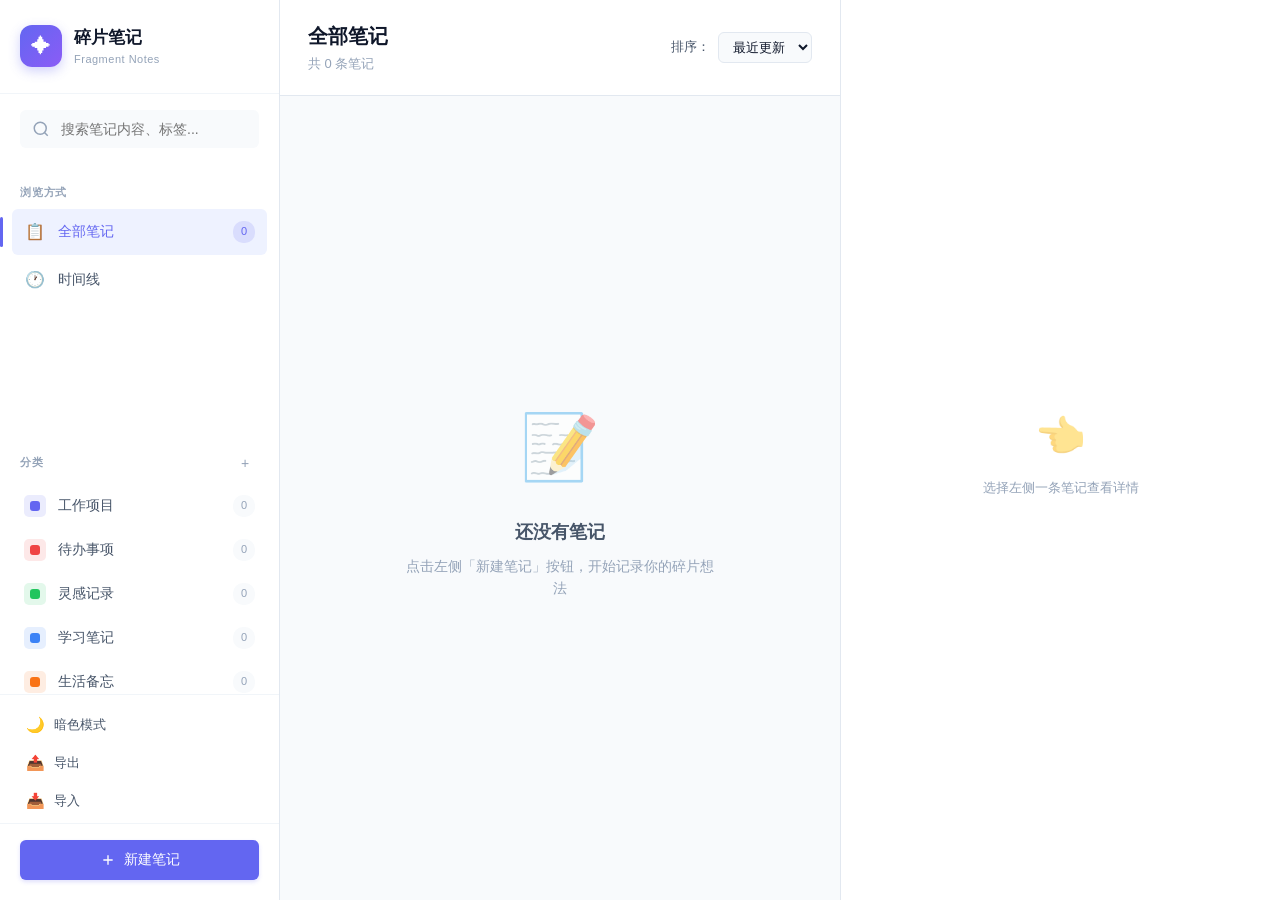
<file: index.html>
<!DOCTYPE html>
<html lang="zh-CN">
<head>
    <meta charset="UTF-8">
    <meta name="viewport" content="width=device-width, initial-scale=1.0">
    <title>碎片笔记 · Fragment Notes</title>
    <link rel="stylesheet" href="assets/css/style.css">
</head>
<body>
    <div class="app-container">
        <aside class="sidebar">
            <div class="logo">
                <div class="logo-icon">✦</div>
                <div class="logo-text">
                    <h1>碎片笔记</h1>
                    <p>Fragment Notes</p>
                </div>
            </div>

            <div class="search-box">
                <svg class="search-icon" viewBox="0 0 24 24" fill="none" stroke="currentColor" stroke-width="2">
                    <circle cx="11" cy="11" r="8"></circle>
                    <path d="M21 21l-4.35-4.35"></path>
                </svg>
                <input type="text" id="searchInput" placeholder="搜索笔记内容、标签...">
            </div>

            <nav class="nav-section">
                <div class="nav-label">浏览方式</div>
                <ul class="nav-list" id="viewNav">
                    <li class="nav-item active" data-view="list">
                        <span class="nav-icon">📋</span>
                        <span class="nav-text">全部笔记</span>
                        <span class="nav-count" id="totalCount">0</span>
                    </li>
                    <li class="nav-item" data-view="timeline">
                        <span class="nav-icon">🕐</span>
                        <span class="nav-text">时间线</span>
                    </li>
                </ul>
            </nav>

            <nav class="nav-section">
                <div class="nav-label">
                    <span>分类</span>
                    <button class="icon-btn" id="addCategoryBtn" title="添加分类">+</button>
                </div>
                <ul class="nav-list" id="categoryList"></ul>
            </nav>

            <div class="sidebar-actions">
                <button class="sidebar-action-btn" id="themeToggleBtn" title="切换主题">
                    <span class="theme-icon-light">🌙</span>
                    <span class="theme-icon-dark" style="display:none">☀️</span>
                    <span class="sidebar-action-text" id="themeToggleText">暗色模式</span>
                </button>
                <button class="sidebar-action-btn" id="exportBtn" title="导出数据">
                    <span>📤</span>
                    <span class="sidebar-action-text">导出</span>
                </button>
                <button class="sidebar-action-btn" id="importBtn" title="导入数据">
                    <span>📥</span>
                    <span class="sidebar-action-text">导入</span>
                </button>
                <input type="file" id="importFileInput" accept=".json" style="display:none">
            </div>

            <div class="sidebar-footer">
                <button class="btn-primary" id="newNoteBtn">
                    <svg viewBox="0 0 24 24" fill="none" stroke="currentColor" stroke-width="2">
                        <path d="M12 5v14M5 12h14"></path>
                    </svg>
                    新建笔记
                </button>
            </div>
        </aside>

        <main class="main-content">
            <header class="main-header">
                <div class="header-left">
                    <h2 id="viewTitle">全部笔记</h2>
                    <p id="viewSubtitle">共 0 条笔记</p>
                </div>
                <div class="header-right">
                    <div class="sort-select">
                        <label>排序：</label>
                        <select id="sortSelect">
                            <option value="updated_desc">最近更新</option>
                            <option value="updated_asc">最早更新</option>
                            <option value="created_desc">最近创建</option>
                            <option value="created_asc">最早创建</option>
                            <option value="title_asc">标题 A-Z</option>
                        </select>
                    </div>
                </div>
            </header>

            <section class="content-area" id="contentArea">
                <div class="empty-state" id="emptyState">
                    <div class="empty-icon">📝</div>
                    <h3>还没有笔记</h3>
                    <p>点击左侧「新建笔记」按钮，开始记录你的碎片想法</p>
                </div>

                <div class="list-view" id="listView" style="display: none;"></div>

                <div class="timeline-view" id="timelineView" style="display: none;"></div>
            </section>
        </main>

        <aside class="detail-panel" id="detailPanel">
            <div class="detail-empty" id="detailEmpty">
                <div class="empty-icon-small">👈</div>
                <p>选择左侧一条笔记查看详情</p>
            </div>

            <div class="detail-content" id="detailContent" style="display: none;">
                <div class="detail-actions">
                    <button class="icon-btn" id="editNoteBtn" title="编辑">✏️</button>
                    <button class="icon-btn" id="deleteNoteBtn" title="删除">🗑️</button>
                </div>
                <div class="detail-meta">
                    <span class="detail-category" id="detailCategory"></span>
                    <span class="detail-time" id="detailTime"></span>
                </div>
                <h2 class="detail-title" id="detailTitle"></h2>
                <div class="detail-body" id="detailBody"></div>
                <div class="detail-tags" id="detailTags"></div>
            </div>
        </aside>
    </div>

    <div class="modal" id="noteModal">
        <div class="modal-backdrop" data-close="modal"></div>
        <div class="modal-dialog modal-lg">
            <div class="modal-header">
                <h3 id="modalTitle">新建笔记</h3>
                <button class="icon-btn" data-close="modal">✕</button>
            </div>
            <div class="modal-body">
                <form id="noteForm">
                    <input type="hidden" id="noteId">
                    <div class="form-group">
                        <label>标题</label>
                        <input type="text" id="noteTitle" placeholder="给这条笔记起个名字..." required>
                    </div>
                    <div class="form-row">
                        <div class="form-group">
                            <label>分类</label>
                            <select id="noteCategory" required>
                                <option value="">请选择分类</option>
                            </select>
                        </div>
                        <div class="form-group">
                            <label>标签（用逗号分隔）</label>
                            <input type="text" id="noteTags" placeholder="例如：重要, 紧急, 待办">
                        </div>
                    </div>
                    <div class="form-group">
                        <label>内容</label>
                        <textarea id="noteContent" rows="10" placeholder="记录你的想法..." required></textarea>
                    </div>
                </form>
            </div>
            <div class="modal-footer">
                <button class="btn-secondary" data-close="modal">取消</button>
                <button class="btn-primary" id="saveNoteBtn">保存笔记</button>
            </div>
        </div>
    </div>

    <div class="modal" id="categoryModal">
        <div class="modal-backdrop" data-close="modal"></div>
        <div class="modal-dialog">
            <div class="modal-header">
                <h3>新建分类</h3>
                <button class="icon-btn" data-close="modal">✕</button>
            </div>
            <div class="modal-body">
                <form id="categoryForm">
                    <div class="form-group">
                        <label>分类名称</label>
                        <input type="text" id="categoryName" placeholder="例如：项目A、待办事项..." required>
                    </div>
                    <div class="form-group">
                        <label>颜色标记</label>
                        <div class="color-picker" id="colorPicker">
                            <div class="color-option active" data-color="#6366f1" style="background: #6366f1;"></div>
                            <div class="color-option" data-color="#8b5cf6" style="background: #8b5cf6;"></div>
                            <div class="color-option" data-color="#ec4899" style="background: #ec4899;"></div>
                            <div class="color-option" data-color="#ef4444" style="background: #ef4444;"></div>
                            <div class="color-option" data-color="#f97316" style="background: #f97316;"></div>
                            <div class="color-option" data-color="#eab308" style="background: #eab308;"></div>
                            <div class="color-option" data-color="#22c55e" style="background: #22c55e;"></div>
                            <div class="color-option" data-color="#14b8a6" style="background: #14b8a6;"></div>
                            <div class="color-option" data-color="#3b82f6" style="background: #3b82f6;"></div>
                            <div class="color-option" data-color="#64748b" style="background: #64748b;"></div>
                        </div>
                    </div>
                </form>
            </div>
            <div class="modal-footer">
                <button class="btn-secondary" data-close="modal">取消</button>
                <button class="btn-primary" id="saveCategoryBtn">保存分类</button>
            </div>
        </div>
    </div>

    <div class="modal" id="confirmModal">
        <div class="modal-backdrop" data-close="confirm"></div>
        <div class="modal-dialog">
            <div class="modal-body" style="padding:28px 24px;">
                <div class="confirm-icon" id="confirmIcon">⚠️</div>
                <h3 class="confirm-title" id="confirmTitle">确认操作</h3>
                <p class="confirm-message" id="confirmMessage"></p>
            </div>
            <div class="modal-footer">
                <button class="btn-secondary" id="confirmCancelBtn">取消</button>
                <button class="btn-primary btn-danger" id="confirmOkBtn">确认</button>
            </div>
        </div>
    </div>

    <div class="toast" id="toast"></div>

    <script src="assets/js/storage.js"></script>
    <script src="assets/js/categories.js"></script>
    <script src="assets/js/search.js"></script>
    <script src="assets/js/notes.js"></script>
    <script src="assets/js/timeline.js"></script>
    <script src="assets/js/app.js"></script>
</body>
</html>
</file>
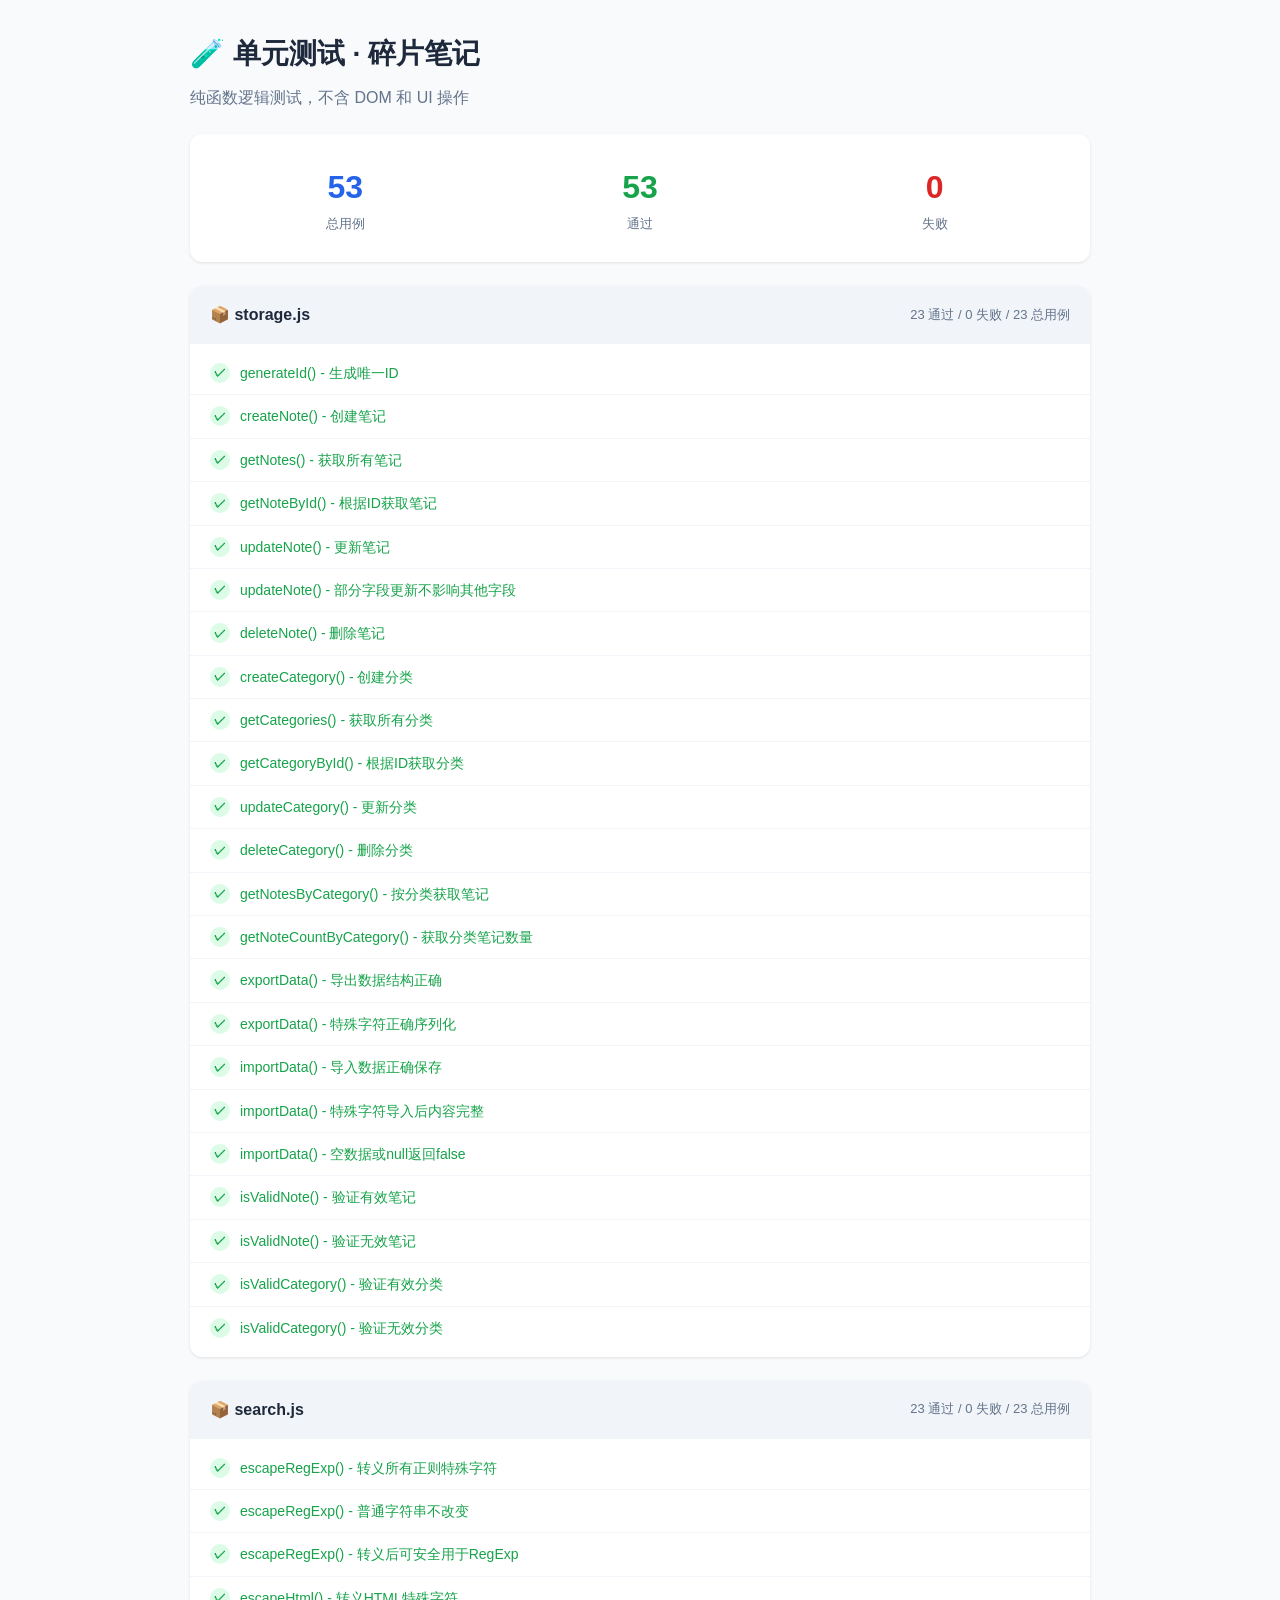
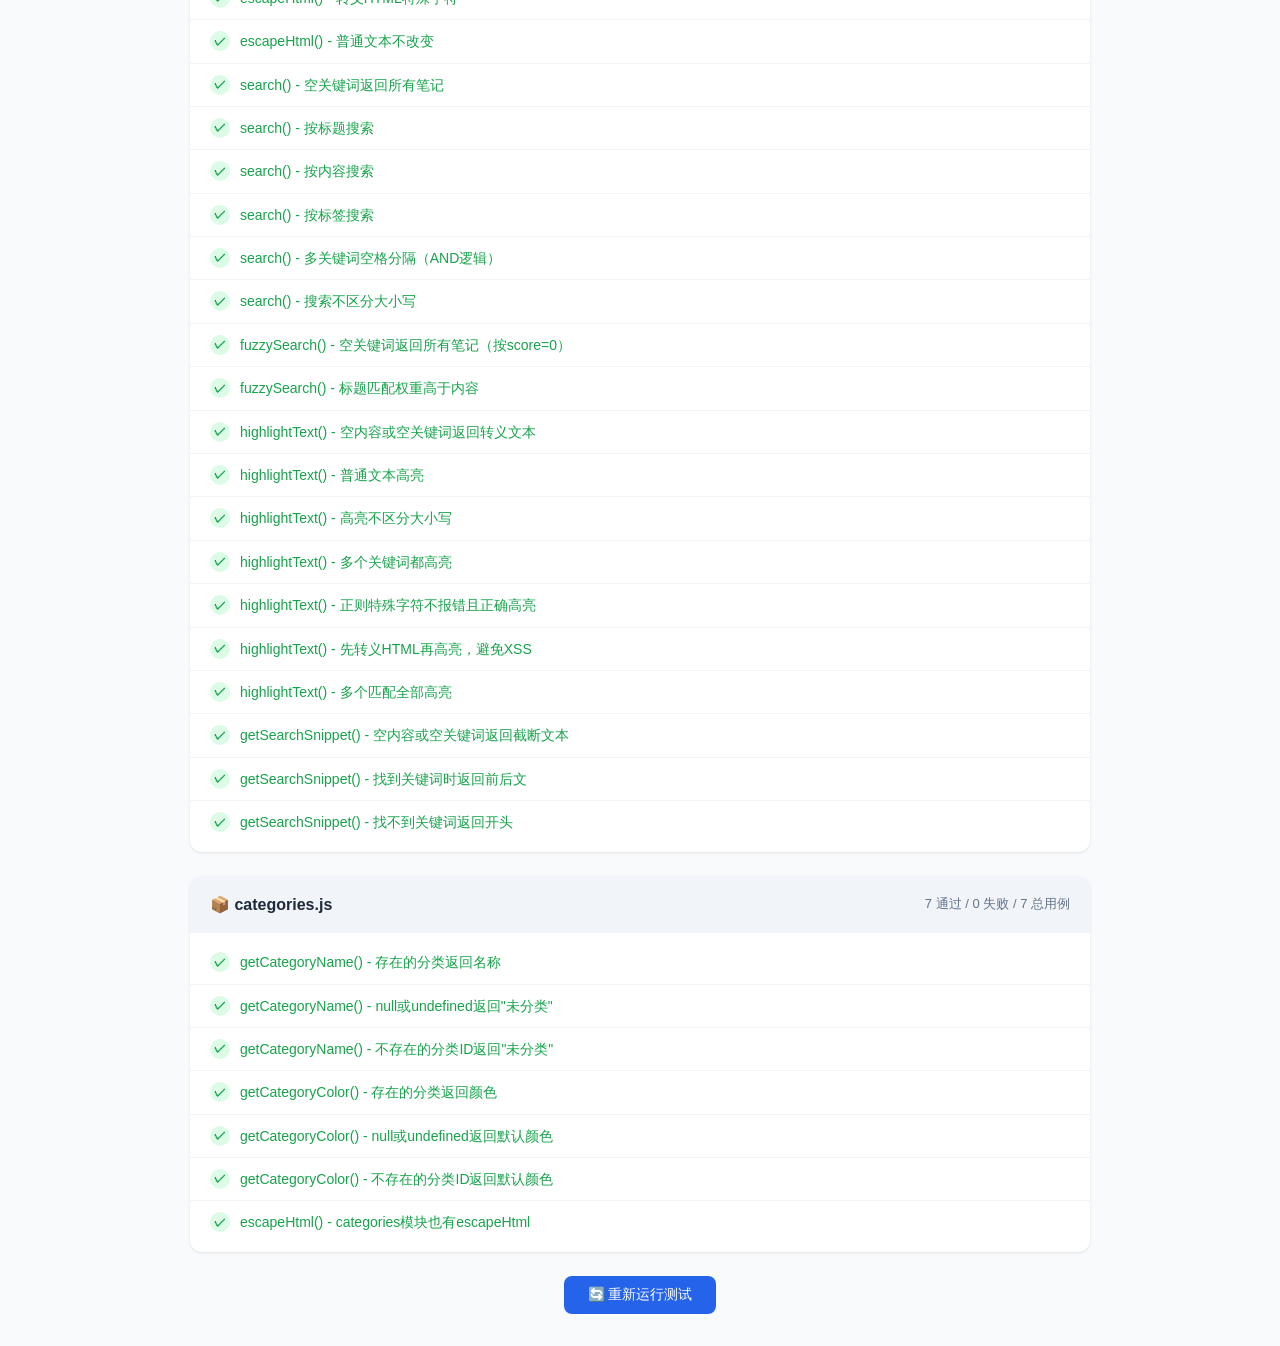
<file: test.html>
<!DOCTYPE html>
<html lang="zh-CN">
<head>
    <meta charset="UTF-8">
    <meta name="viewport" content="width=device-width, initial-scale=1.0">
    <title>单元测试 · 碎片笔记</title>
    <style>
        * { margin: 0; padding: 0; box-sizing: border-box; }
        body {
            font-family: -apple-system, BlinkMacSystemFont, 'Segoe UI', Roboto, sans-serif;
            background: #f8fafc;
            color: #1e293b;
            padding: 32px;
            line-height: 1.6;
        }
        .container { max-width: 900px; margin: 0 auto; }
        h1 { font-size: 28px; margin-bottom: 8px; }
        .subtitle { color: #64748b; margin-bottom: 24px; }
        .stats {
            display: flex;
            gap: 16px;
            margin-bottom: 24px;
            padding: 16px;
            background: white;
            border-radius: 12px;
            box-shadow: 0 1px 3px rgba(0,0,0,0.1);
        }
        .stat {
            flex: 1;
            text-align: center;
            padding: 12px;
            border-radius: 8px;
        }
        .stat-value { font-size: 32px; font-weight: 700; }
        .stat-label { font-size: 13px; color: #64748b; }
        .stat.pass .stat-value { color: #16a34a; }
        .stat.fail .stat-value { color: #dc2626; }
        .stat.total .stat-value { color: #2563eb; }
        .module {
            margin-bottom: 24px;
            background: white;
            border-radius: 12px;
            box-shadow: 0 1px 3px rgba(0,0,0,0.1);
            overflow: hidden;
        }
        .module-header {
            padding: 16px 20px;
            background: #f1f5f9;
            font-weight: 600;
            font-size: 16px;
            display: flex;
            justify-content: space-between;
            align-items: center;
        }
        .module-stats {
            font-size: 13px;
            color: #64748b;
            font-weight: normal;
        }
        .test-list { padding: 8px 0; }
        .test-item {
            padding: 10px 20px;
            display: flex;
            align-items: flex-start;
            gap: 10px;
            border-bottom: 1px solid #f1f5f9;
            font-size: 14px;
        }
        .test-item:last-child { border-bottom: none; }
        .test-icon {
            flex-shrink: 0;
            width: 20px;
            height: 20px;
            border-radius: 50%;
            display: flex;
            align-items: center;
            justify-content: center;
            font-size: 12px;
            font-weight: bold;
            margin-top: 1px;
        }
        .test-pass .test-icon { background: #dcfce7; color: #16a34a; }
        .test-fail .test-icon { background: #fee2e2; color: #dc2626; }
        .test-name { flex: 1; }
        .test-pass .test-name { color: #16a34a; }
        .test-fail .test-name { color: #dc2626; }
        .test-error {
            margin-top: 4px;
            padding: 8px 12px;
            background: #fef2f2;
            border-radius: 6px;
            font-family: monospace;
            font-size: 12px;
            color: #991b1b;
            white-space: pre-wrap;
        }
        .controls {
            margin-top: 24px;
            text-align: center;
        }
        button {
            padding: 10px 24px;
            background: #2563eb;
            color: white;
            border: none;
            border-radius: 8px;
            font-size: 14px;
            font-weight: 500;
            cursor: pointer;
            transition: background 0.2s;
        }
        button:hover { background: #1d4ed8; }
        .running { opacity: 0.7; }
    </style>
</head>
<body>
    <div class="container">
        <h1>🧪 单元测试 · 碎片笔记</h1>
        <p class="subtitle">纯函数逻辑测试，不含 DOM 和 UI 操作</p>

        <div class="stats">
            <div class="stat total">
                <div class="stat-value" id="totalCount">0</div>
                <div class="stat-label">总用例</div>
            </div>
            <div class="stat pass">
                <div class="stat-value" id="passCount">0</div>
                <div class="stat-label">通过</div>
            </div>
            <div class="stat fail">
                <div class="stat-value" id="failCount">0</div>
                <div class="stat-label">失败</div>
            </div>
        </div>

        <div id="testResults"></div>

        <div class="controls">
            <button onclick="runTests()">🔄 重新运行测试</button>
        </div>
    </div>

    <script src="assets/js/storage.js"></script>
    <script src="assets/js/categories.js"></script>
    <script src="assets/js/search.js"></script>

    <script>
        const TEST_BACKUP_KEY = '__test_backup__';
        let testResults = [];
        let currentModule = null;

        function assert(condition, message) {
            if (!condition) {
                throw new Error(message || '断言失败');
            }
        }

        function assertEqual(actual, expected, message) {
            if (actual !== expected) {
                throw new Error(`${message || '断言失败'}\n期望: ${JSON.stringify(expected)}\n实际: ${JSON.stringify(actual)}`);
            }
        }

        function assertDeepEqual(actual, expected, message) {
            const actualStr = JSON.stringify(actual);
            const expectedStr = JSON.stringify(expected);
            if (actualStr !== expectedStr) {
                throw new Error(`${message || '深度断言失败'}\n期望: ${expectedStr}\n实际: ${actualStr}`);
            }
        }

        function assertThrows(fn, message) {
            let threw = false;
            try { fn(); } catch (e) { threw = true; }
            if (!threw) {
                throw new Error(message || '期望抛出异常但没有抛出');
            }
        }

        function module(name) {
            currentModule = { name, tests: [] };
            testResults.push(currentModule);
        }

        function test(name, fn) {
            if (!currentModule) {
                currentModule = { name: '未分组', tests: [] };
                testResults.push(currentModule);
            }
            currentModule.tests.push({ name, fn });
        }

        function backupData() {
            const backup = {
                notes: localStorage.getItem('fragment_notes'),
                categories: localStorage.getItem('fragment_categories')
            };
            localStorage.setItem(TEST_BACKUP_KEY, JSON.stringify(backup));
        }

        function restoreData() {
            try {
                const raw = localStorage.getItem(TEST_BACKUP_KEY);
                if (raw) {
                    const backup = JSON.parse(raw);
                    if (backup.notes === null) localStorage.removeItem('fragment_notes');
                    else localStorage.setItem('fragment_notes', backup.notes);
                    if (backup.categories === null) localStorage.removeItem('fragment_categories');
                    else localStorage.setItem('fragment_categories', backup.categories);
                }
            } catch (e) {
                console.error('恢复数据失败:', e);
            }
            localStorage.removeItem(TEST_BACKUP_KEY);
        }

        function clearTestData() {
            localStorage.removeItem('fragment_notes');
            localStorage.removeItem('fragment_categories');
        }

        async function runTests() {
            testResults = [];
            document.getElementById('testResults').innerHTML = '<p style="padding:20px; text-align:center; color:#64748b;">⏳ 测试运行中...</p>';
            document.body.classList.add('running');

            backupData();
            clearTestData();

            defineTests();

            let total = 0, pass = 0, fail = 0;
            let html = '';

            for (const mod of testResults) {
                let modulePass = 0, moduleFail = 0;
                let moduleHtml = `<div class="test-list">`;

                for (const t of mod.tests) {
                    total++;
                    try {
                        clearTestData();
                        await t.fn();
                        pass++;
                        modulePass++;
                        moduleHtml += `
                            <div class="test-item test-pass">
                                <span class="test-icon">✓</span>
                                <span class="test-name">${t.name}</span>
                            </div>
                        `;
                    } catch (e) {
                        fail++;
                        moduleFail++;
                        moduleHtml += `
                            <div class="test-item test-fail">
                                <span class="test-icon">✗</span>
                                <div>
                                    <div class="test-name">${t.name}</div>
                                    <div class="test-error">${e.message}</div>
                                </div>
                            </div>
                        `;
                    }
                }

                moduleHtml += `</div>`;

                html += `
                    <div class="module">
                        <div class="module-header">
                            <span>📦 ${mod.name}</span>
                            <span class="module-stats">${modulePass} 通过 / ${moduleFail} 失败 / ${mod.tests.length} 总用例</span>
                        </div>
                        ${moduleHtml}
                    </div>
                `;
            }

            document.getElementById('totalCount').textContent = total;
            document.getElementById('passCount').textContent = pass;
            document.getElementById('failCount').textContent = fail;
            document.getElementById('testResults').innerHTML = html;
            document.body.classList.remove('running');

            restoreData();
        }

        function defineTests() {
            module('storage.js');

            test('generateId() - 生成唯一ID', () => {
                const id1 = Storage.generateId();
                const id2 = Storage.generateId();
                assert(typeof id1 === 'string' && id1.length > 0, 'ID应为非空字符串');
                assert(id1 !== id2, '两次调用应生成不同ID');
            });

            test('createNote() - 创建笔记', () => {
                const note = Storage.createNote({
                    title: '测试笔记',
                    content: '测试内容',
                    categoryId: null,
                    tags: ['tag1', 'tag2']
                });
                assert(note.id, '应有ID');
                assertEqual(note.title, '测试笔记');
                assertEqual(note.content, '测试内容');
                assertDeepEqual(note.tags, ['tag1', 'tag2']);
                assert(note.createdAt > 0, '应有创建时间');
                assert(note.updatedAt > 0, '应有更新时间');
            });

            test('getNotes() - 获取所有笔记', () => {
                clearTestData();
                Storage.createNote({ title: '笔记1', content: '', categoryId: null, tags: [] });
                Storage.createNote({ title: '笔记2', content: '', categoryId: null, tags: [] });
                const notes = Storage.getNotes();
                assertEqual(notes.length, 2);
            });

            test('getNoteById() - 根据ID获取笔记', () => {
                const note = Storage.createNote({ title: '查找测试', content: '', categoryId: null, tags: [] });
                const found = Storage.getNoteById(note.id);
                assertEqual(found.id, note.id);
                assertEqual(found.title, '查找测试');
                const notFound = Storage.getNoteById('non-existent-id');
                assertEqual(notFound, null);
            });

            test('updateNote() - 更新笔记', () => {
                const note = Storage.createNote({ title: '原标题', content: '原内容', categoryId: null, tags: [] });
                const beforeUpdate = note.updatedAt;
                const waitUntil = Date.now() + 1;
                while (Date.now() < waitUntil) {}
                const updated = Storage.updateNote(note.id, {
                    title: '新标题',
                    content: '新内容'
                });
                assert(updated.updatedAt >= beforeUpdate, '更新时间不应早于原时间');
                assert(updated.updatedAt > 0, '更新时间应为有效时间戳');
                assertEqual(updated.title, '新标题');
                assertEqual(updated.content, '新内容');
                const notUpdated = Storage.updateNote('non-existent', { title: 'xxx' });
                assertEqual(notUpdated, null);
            });

            test('updateNote() - 部分字段更新不影响其他字段', () => {
                const note = Storage.createNote({
                    title: '原标题',
                    content: '原内容',
                    categoryId: 'cat1',
                    tags: ['a', 'b']
                });
                Storage.updateNote(note.id, { title: '新标题' });
                const found = Storage.getNoteById(note.id);
                assertEqual(found.content, '原内容', '内容不应被修改');
                assertEqual(found.categoryId, 'cat1', '分类不应被修改');
                assertDeepEqual(found.tags, ['a', 'b'], '标签不应被修改');
            });

            test('deleteNote() - 删除笔记', () => {
                const note = Storage.createNote({ title: '待删除', content: '', categoryId: null, tags: [] });
                const deleteResult = Storage.deleteNote(note.id);
                assertEqual(deleteResult, true);
                const found = Storage.getNoteById(note.id);
                assertEqual(found, null);
                const deleteAgain = Storage.deleteNote(note.id);
                assertEqual(deleteAgain, false);
            });

            test('createCategory() - 创建分类', () => {
                const cat = Storage.createCategory({ name: '测试分类', color: '#ff0000' });
                assert(cat.id, '应有ID');
                assertEqual(cat.name, '测试分类');
                assertEqual(cat.color, '#ff0000');
                assert(cat.createdAt > 0, '应有创建时间');
            });

            test('getCategories() - 获取所有分类', () => {
                clearTestData();
                Storage.createCategory({ name: '分类1', color: '#f00' });
                Storage.createCategory({ name: '分类2', color: '#0f0' });
                const cats = Storage.getCategories();
                assertEqual(cats.length, 2);
            });

            test('getCategoryById() - 根据ID获取分类', () => {
                const cat = Storage.createCategory({ name: '查找分类', color: '#00f' });
                const found = Storage.getCategoryById(cat.id);
                assertEqual(found.id, cat.id);
                assertEqual(found.name, '查找分类');
                const notFound = Storage.getCategoryById('non-existent');
                assertEqual(notFound, null);
            });

            test('updateCategory() - 更新分类', () => {
                const cat = Storage.createCategory({ name: '原名', color: '#f00' });
                const updated = Storage.updateCategory(cat.id, { name: '新名', color: '#0ff' });
                assertEqual(updated.name, '新名');
                assertEqual(updated.color, '#0ff');
                const notUpdated = Storage.updateCategory('non-existent', { name: 'xxx' });
                assertEqual(notUpdated, null);
            });

            test('deleteCategory() - 删除分类', () => {
                const cat = Storage.createCategory({ name: '待删', color: '#f00' });
                const delResult = Storage.deleteCategory(cat.id);
                assertEqual(delResult, true);
                const found = Storage.getCategoryById(cat.id);
                assertEqual(found, null);
            });

            test('getNotesByCategory() - 按分类获取笔记', () => {
                clearTestData();
                const cat = Storage.createCategory({ name: '工作', color: '#f00' });
                Storage.createNote({ title: '工作笔记1', content: '', categoryId: cat.id, tags: [] });
                Storage.createNote({ title: '工作笔记2', content: '', categoryId: cat.id, tags: [] });
                Storage.createNote({ title: '其他笔记', content: '', categoryId: null, tags: [] });
                const workNotes = Storage.getNotesByCategory(cat.id);
                assertEqual(workNotes.length, 2);
                const allNotes = Storage.getNotesByCategory(null);
                assertEqual(allNotes.length, 3);
            });

            test('getNoteCountByCategory() - 获取分类笔记数量', () => {
                clearTestData();
                const cat = Storage.createCategory({ name: '测试', color: '#f00' });
                Storage.createNote({ title: '笔记1', content: '', categoryId: cat.id, tags: [] });
                Storage.createNote({ title: '笔记2', content: '', categoryId: cat.id, tags: [] });
                const count = Storage.getNoteCountByCategory(cat.id);
                assertEqual(count, 2);
                const allCount = Storage.getNoteCountByCategory(null);
                assertEqual(allCount, 2);
            });

            test('exportData() - 导出数据结构正确', () => {
                clearTestData();
                const cat = Storage.createCategory({ name: '导出分类', color: '#f00' });
                const note = Storage.createNote({ title: '导出笔记', content: '内容', categoryId: cat.id, tags: ['a'] });
                const data = Storage.exportData();
                assert(data.notes, '应有notes字段');
                assert(data.categories, '应有categories字段');
                assert(data.exportedAt > 0, '应有exportedAt字段');
                assertEqual(data.version, '1.0');
                assertEqual(data.notes.length, 1);
                assertEqual(data.categories.length, 1);
            });

            test('exportData() - 特殊字符正确序列化', () => {
                const note = Storage.createNote({
                    title: '测试"引号"',
                    content: '第一行\n第二行"引号"\'单引号\'[括号](圆括号)',
                    categoryId: null,
                    tags: []
                });
                const data = Storage.exportData();
                const jsonStr = JSON.stringify(data);
                const parsed = JSON.parse(jsonStr);
                assertEqual(parsed.notes[0].title, '测试"引号"');
                assert(parsed.notes[0].content.includes('\n'), '换行符应保留');
                assert(parsed.notes[0].content.includes('"引号"'), '双引号应保留');
                assert(parsed.notes[0].content.includes("'单引号'"), '单引号应保留');
            });

            test('importData() - 导入数据正确保存', () => {
                clearTestData();
                const importData = {
                    notes: [{
                        id: 'test-id',
                        title: '导入笔记',
                        content: '导入内容',
                        categoryId: null,
                        tags: ['imported'],
                        createdAt: 1000,
                        updatedAt: 2000
                    }],
                    categories: [{
                        id: 'test-cat',
                        name: '导入分类',
                        color: '#f00',
                        createdAt: 1000
                    }]
                };
                const result = Storage.importData(importData);
                assertEqual(result, true);
                const notes = Storage.getNotes();
                const cats = Storage.getCategories();
                assertEqual(notes.length, 1);
                assertEqual(cats.length, 1);
                assertEqual(notes[0].id, 'test-id');
            });

            test('importData() - 特殊字符导入后内容完整', () => {
                clearTestData();
                const originalContent = '第一行\n第二行"双引号"\'单引号\'[方括号]{花括号}';
                const importData = {
                    notes: [{
                        id: 'special-chars',
                        title: '特殊字符',
                        content: originalContent,
                        categoryId: null,
                        tags: [],
                        createdAt: Date.now(),
                        updatedAt: Date.now()
                    }],
                    categories: []
                };
                Storage.importData(importData);
                const note = Storage.getNoteById('special-chars');
                assertEqual(note.content, originalContent);
            });

            test('importData() - 空数据或null返回false', () => {
                assertEqual(Storage.importData(null), false);
                assertEqual(Storage.importData(undefined), false);
                assertEqual(Storage.importData({}), false);
            });

            test('isValidNote() - 验证有效笔记', () => {
                const validNote = {
                    id: 'test',
                    title: '标题',
                    content: '内容',
                    categoryId: null,
                    tags: [],
                    createdAt: Date.now(),
                    updatedAt: Date.now()
                };
                assertEqual(Storage.isValidNote(validNote), true);

                const withCatId = { ...validNote, categoryId: 'cat1' };
                assertEqual(Storage.isValidNote(withCatId), true);
            });

            test('isValidNote() - 验证无效笔记', () => {
                assertEqual(Storage.isValidNote(null), false);
                assertEqual(Storage.isValidNote(undefined), false);
                assertEqual(Storage.isValidNote({}), false);

                const missingId = {
                    title: '标题', content: '内容', categoryId: null, tags: [],
                    createdAt: Date.now(), updatedAt: Date.now()
                };
                assertEqual(Storage.isValidNote(missingId), false);

                const invalidTitle = {
                    id: 'test', title: 123, content: '内容', categoryId: null, tags: [],
                    createdAt: Date.now(), updatedAt: Date.now()
                };
                assertEqual(Storage.isValidNote(invalidTitle), false);

                const invalidCategoryId = {
                    id: 'test', title: '标题', content: '内容', categoryId: 123, tags: [],
                    createdAt: Date.now(), updatedAt: Date.now()
                };
                assertEqual(Storage.isValidNote(invalidCategoryId), false);

                const invalidTags = {
                    id: 'test', title: '标题', content: '内容', categoryId: null, tags: 'not-array',
                    createdAt: Date.now(), updatedAt: Date.now()
                };
                assertEqual(Storage.isValidNote(invalidTags), false);
            });

            test('isValidCategory() - 验证有效分类', () => {
                const validCat = {
                    id: 'cat1',
                    name: '分类',
                    color: '#ff0000',
                    createdAt: Date.now()
                };
                assertEqual(Storage.isValidCategory(validCat), true);
            });

            test('isValidCategory() - 验证无效分类', () => {
                assertEqual(Storage.isValidCategory(null), false);
                assertEqual(Storage.isValidCategory({}), false);

                const missingId = { name: '分类', color: '#f00', createdAt: Date.now() };
                assertEqual(Storage.isValidCategory(missingId), false);

                const invalidName = { id: '1', name: '', color: '#f00', createdAt: Date.now() };
                assertEqual(Storage.isValidCategory(invalidName), false);

                const invalidColor = { id: '1', name: '分类', color: '', createdAt: Date.now() };
                assertEqual(Storage.isValidCategory(invalidColor), false);
            });

            module('search.js');

            test('escapeRegExp() - 转义所有正则特殊字符', () => {
                const special = '.*+?^${}()|[]\\';
                const escaped = Search.escapeRegExp(special);
                assertEqual(escaped, '\\.\\*\\+\\?\\^\\$\\{\\}\\(\\)\\|\\[\\]\\\\');
            });

            test('escapeRegExp() - 普通字符串不改变', () => {
                assertEqual(Search.escapeRegExp('hello world'), 'hello world');
                assertEqual(Search.escapeRegExp('中文测试'), '中文测试');
                assertEqual(Search.escapeRegExp('12345'), '12345');
            });

            test('escapeRegExp() - 转义后可安全用于RegExp', () => {
                const pattern = Search.escapeRegExp('[特殊](字符)*');
                const regex = new RegExp(pattern);
                assert(regex.test('这是[特殊](字符)*测试'), '转义后的正则应能正常匹配');
                assert(!regex.test('这是特殊字符测试'), '不匹配不包含特殊字符的文本');
            });

            test('escapeHtml() - 转义HTML特殊字符', () => {
                const scriptTag = '<' + 'script>alert("xss")<' + '/script>';
                const result = Search.escapeHtml(scriptTag);
                assert(!result.includes('<' + 'script>'), 'script开始标签应被转义');
                assert(!result.includes('<' + '/script>'), 'script结束标签应被转义');
                assert(result.includes('&lt;'), '< 应被转义为 &lt;');
                assert(result.includes('&gt;'), '> 应被转义为 &gt;');

                const specialChars = Search.escapeHtml('&<>');
                assert(specialChars.includes('&amp;'), '& 应被转义');
                assert(specialChars.includes('&lt;'), '< 应被转义');
                assert(specialChars.includes('&gt;'), '> 应被转义');
            });

            test('escapeHtml() - 普通文本不改变', () => {
                assertEqual(Search.escapeHtml('hello world'), 'hello world');
                assertEqual(Search.escapeHtml(''), '');
                assertEqual(Search.escapeHtml(null), '');
                assertEqual(Search.escapeHtml(undefined), '');
            });

            test('search() - 空关键词返回所有笔记', () => {
                const notes = [
                    { id: '1', title: 'a', content: '', tags: [] },
                    { id: '2', title: 'b', content: '', tags: [] }
                ];
                assertDeepEqual(Search.search(notes, ''), notes);
                assertDeepEqual(Search.search(notes, '   '), notes);
                assertDeepEqual(Search.search(notes, null), notes);
            });

            test('search() - 按标题搜索', () => {
                const notes = [
                    { id: '1', title: '苹果手机', content: '', tags: [] },
                    { id: '2', title: '安卓手机', content: '', tags: [] },
                    { id: '3', title: '电脑', content: '', tags: [] }
                ];
                const result = Search.search(notes, '手机');
                assertEqual(result.length, 2);
                assertEqual(result[0].id, '1');
                assertEqual(result[1].id, '2');
            });

            test('search() - 按内容搜索', () => {
                const notes = [
                    { id: '1', title: '笔记1', content: '这是关于JavaScript的笔记', tags: [] },
                    { id: '2', title: '笔记2', content: '这是关于Python的笔记', tags: [] }
                ];
                const result = Search.search(notes, 'JavaScript');
                assertEqual(result.length, 1);
                assertEqual(result[0].id, '1');
            });

            test('search() - 按标签搜索', () => {
                const notes = [
                    { id: '1', title: '', content: '', tags: ['重要', '工作'] },
                    { id: '2', title: '', content: '', tags: ['个人', '生活'] }
                ];
                const result = Search.search(notes, '重要');
                assertEqual(result.length, 1);
            });

            test('search() - 多关键词空格分隔（AND逻辑）', () => {
                const notes = [
                    { id: '1', title: '项目A 进度', content: '', tags: [] },
                    { id: '2', title: '项目B 进度', content: '', tags: [] },
                    { id: '3', title: '项目A 计划', content: '', tags: [] }
                ];
                const result = Search.search(notes, '项目A 进度');
                assertEqual(result.length, 1);
                assertEqual(result[0].id, '1');
            });

            test('search() - 搜索不区分大小写', () => {
                const notes = [
                    { id: '1', title: 'Hello World', content: '', tags: [] }
                ];
                assertEqual(Search.search(notes, 'hello').length, 1);
                assertEqual(Search.search(notes, 'WORLD').length, 1);
                assertEqual(Search.search(notes, 'hElLo').length, 1);
            });

            test('fuzzySearch() - 空关键词返回所有笔记（按score=0）', () => {
                const notes = [
                    { id: '1', title: 'a', content: '', tags: [] },
                    { id: '2', title: 'b', content: '', tags: [] }
                ];
                const result = Search.fuzzySearch(notes, '');
                assertEqual(result.length, 2);
            });

            test('fuzzySearch() - 标题匹配权重高于内容', () => {
                const notes = [
                    { id: '1', title: '测试', content: '其他内容', tags: [] },
                    { id: '2', title: '其他', content: '测试内容', tags: [] }
                ];
                const result = Search.fuzzySearch(notes, '测试');
                assertEqual(result.length, 2);
                assertEqual(result[0].id, '1', '标题匹配应排在前面');
                assertEqual(result[1].id, '2', '内容匹配应排在后面');
            });

            test('highlightText() - 空内容或空关键词返回转义文本', () => {
                assertEqual(Search.highlightText('', '关键词'), '');
                assertEqual(Search.highlightText('内容', ''), '内容');
                assertEqual(Search.highlightText('内容', '   '), '内容');
                assertEqual(Search.highlightText(null, '关键词'), '');
                assertEqual(Search.highlightText(undefined, '关键词'), '');
            });

            test('highlightText() - 普通文本高亮', () => {
                const result = Search.highlightText('这是测试内容', '测试');
                assert(result.includes('<span class="highlight">测试</span>'), '应包含高亮标签');
                assertEqual(result, '这是<span class="highlight">测试</span>内容');
            });

            test('highlightText() - 高亮不区分大小写', () => {
                const result = Search.highlightText('Hello WORLD', 'world');
                assert(result.includes('highlight'), '应包含高亮标签');
                assert(result.includes('WORLD'), '原文本大小写应保留');
            });

            test('highlightText() - 多个关键词都高亮', () => {
                const result = Search.highlightText('苹果香蕉橘子', '苹果 橘子');
                assert(result.includes('<span class="highlight">苹果</span>'), '第一个关键词应高亮');
                assert(result.includes('<span class="highlight">橘子</span>'), '第二个关键词应高亮');
            });

            test('highlightText() - 正则特殊字符不报错且正确高亮', () => {
                const testCases = [
                    { text: '包含[括号]的文本', keyword: '[括号]' },
                    { text: '包含(圆括号)的文本', keyword: '(圆括号)' },
                    { text: '包含*星号*的文本', keyword: '*星号*' },
                    { text: '包含+加号+的文本', keyword: '+加号+' },
                    { text: '包含?问号?的文本', keyword: '?问号?' },
                    { text: '包含^脱字符^的文本', keyword: '^脱字符^' },
                    { text: '包含$美元符$的文本', keyword: '$美元符$' },
                    { text: '包含{花括号}的文本', keyword: '{花括号}' },
                    { text: '包含|竖线|的文本', keyword: '|竖线|' },
                    { text: '包含\\反斜杠\\的文本', keyword: '\\反斜杠\\' }
                ];
                testCases.forEach(({ text, keyword }) => {
                    const result = Search.highlightText(text, keyword);
                    assert(result.includes('highlight'), `关键词"${keyword}"应被高亮`);
                });
            });

            test('highlightText() - 先转义HTML再高亮，避免XSS', () => {
                const scriptTag = '<' + 'script>alert("xss")<' + '/script>';
                const result = Search.highlightText(scriptTag, 'alert');
                assert(!result.includes('<script>'), 'script标签应被转义');
                assert(result.includes('&lt;script&gt;'), 'script标签应被转义为实体');
                assert(result.includes('highlight'), '关键词应被高亮');
            });

            test('highlightText() - 多个匹配全部高亮', () => {
                const result = Search.highlightText('测试测试测试', '测试');
                const matches = result.match(/<span class="highlight">测试<\/span>/g);
                assertEqual(matches.length, 3, '三个"测试"都应被高亮');
            });

            test('getSearchSnippet() - 空内容或空关键词返回截断文本', () => {
                assertEqual(Search.getSearchSnippet('', '关键词'), '');
                assertEqual(Search.getSearchSnippet('短文本', ''), '短文本');
                assertEqual(Search.getSearchSnippet(null, '关键词'), '');
            });

            test('getSearchSnippet() - 找到关键词时返回前后文', () => {
                const content = '这是一段很长的文本，其中包含关键词，还有更多内容在后面。';
                const result = Search.getSearchSnippet(content, '关键词');
                assert(result.includes('关键词'), '片段应包含关键词');
            });

            test('getSearchSnippet() - 找不到关键词返回开头', () => {
                const content = '这是开头，中间是内容，结尾在最后。';
                const result = Search.getSearchSnippet(content, '不存在');
                assertEqual(result, content.substring(0, 100));
            });

            module('categories.js');

            test('getCategoryName() - 存在的分类返回名称', () => {
                clearTestData();
                const cat = Storage.createCategory({ name: '工作分类', color: '#f00' });
                assertEqual(Categories.getCategoryName(cat.id), '工作分类');
            });

            test('getCategoryName() - null或undefined返回"未分类"', () => {
                assertEqual(Categories.getCategoryName(null), '未分类');
                assertEqual(Categories.getCategoryName(undefined), '未分类');
                assertEqual(Categories.getCategoryName(''), '未分类');
            });

            test('getCategoryName() - 不存在的分类ID返回"未分类"', () => {
                assertEqual(Categories.getCategoryName('non-existent-id'), '未分类');
            });

            test('getCategoryColor() - 存在的分类返回颜色', () => {
                clearTestData();
                const cat = Storage.createCategory({ name: '测试', color: '#ff0000' });
                assertEqual(Categories.getCategoryColor(cat.id), '#ff0000');
            });

            test('getCategoryColor() - null或undefined返回默认颜色', () => {
                assertEqual(Categories.getCategoryColor(null), '#94a3b8');
                assertEqual(Categories.getCategoryColor(undefined), '#94a3b8');
                assertEqual(Categories.getCategoryColor(''), '#94a3b8');
            });

            test('getCategoryColor() - 不存在的分类ID返回默认颜色', () => {
                assertEqual(Categories.getCategoryColor('non-existent-id'), '#94a3b8');
            });

            test('escapeHtml() - categories模块也有escapeHtml', () => {
                assertEqual(typeof Categories.escapeHtml, 'function');
                assertEqual(Categories.escapeHtml('<b>test</b>'), '&lt;b&gt;test&lt;/b&gt;');
            });
        }

        window.addEventListener('DOMContentLoaded', runTests);
    </script>
</body>
</html>
</file>
<file: assets/css/style.css>
:root {
    --primary: #6366f1;
    --primary-hover: #4f46e5;
    --primary-light: #eef2ff;
    --bg: #f8fafc;
    --bg-card: #ffffff;
    --bg-sidebar: #ffffff;
    --text-primary: #0f172a;
    --text-secondary: #475569;
    --text-muted: #94a3b8;
    --border: #e2e8f0;
    --border-light: #f1f5f9;
    --shadow-sm: 0 1px 2px rgba(0, 0, 0, 0.05);
    --shadow: 0 4px 6px -1px rgba(0, 0, 0, 0.05), 0 2px 4px -2px rgba(0, 0, 0, 0.05);
    --shadow-lg: 0 10px 15px -3px rgba(0, 0, 0, 0.08), 0 4px 6px -4px rgba(0, 0, 0, 0.08);
    --shadow-xl: 0 20px 25px -5px rgba(0, 0, 0, 0.1), 0 8px 10px -6px rgba(0, 0, 0, 0.1);
    --radius-sm: 6px;
    --radius: 10px;
    --radius-lg: 16px;
}

* {
    margin: 0;
    padding: 0;
    box-sizing: border-box;
}

body {
    font-family: -apple-system, BlinkMacSystemFont, "Segoe UI", "PingFang SC", "Hiragino Sans GB", "Microsoft YaHei", sans-serif;
    background: var(--bg);
    color: var(--text-primary);
    font-size: 14px;
    line-height: 1.6;
    overflow: hidden;
}

button {
    font-family: inherit;
    cursor: pointer;
    border: none;
    outline: none;
    background: none;
}

input, select, textarea {
    font-family: inherit;
    outline: none;
    border: 1px solid var(--border);
    border-radius: var(--radius-sm);
    padding: 10px 14px;
    font-size: 14px;
    transition: all 0.2s;
    background: var(--bg-card);
    color: var(--text-primary);
}

input:focus, select:focus, textarea:focus {
    border-color: var(--primary);
    box-shadow: 0 0 0 3px rgba(99, 102, 241, 0.1);
}

.app-container {
    display: flex;
    height: 100vh;
    width: 100vw;
}

.sidebar {
    width: 280px;
    background: var(--bg-sidebar);
    border-right: 1px solid var(--border);
    display: flex;
    flex-direction: column;
    flex-shrink: 0;
}

.logo {
    padding: 24px 20px;
    display: flex;
    align-items: center;
    gap: 12px;
    border-bottom: 1px solid var(--border-light);
}

.logo-icon {
    width: 42px;
    height: 42px;
    background: linear-gradient(135deg, #6366f1, #8b5cf6);
    border-radius: 12px;
    display: flex;
    align-items: center;
    justify-content: center;
    color: white;
    font-size: 20px;
    box-shadow: 0 4px 12px rgba(99, 102, 241, 0.3);
}

.logo-text h1 {
    font-size: 17px;
    font-weight: 700;
    color: var(--text-primary);
}

.logo-text p {
    font-size: 11px;
    color: var(--text-muted);
    letter-spacing: 0.5px;
}

.search-box {
    padding: 16px 20px;
    position: relative;
}

.search-box input {
    width: 100%;
    padding-left: 40px;
    background: var(--bg);
    border-color: transparent;
}

.search-box input:focus {
    background: var(--bg-card);
}

.search-icon {
    position: absolute;
    left: 32px;
    top: 50%;
    transform: translateY(-50%);
    width: 18px;
    height: 18px;
    color: var(--text-muted);
    pointer-events: none;
}

.nav-section {
    padding: 8px 12px;
    flex: 1;
    overflow-y: auto;
}

.nav-label {
    display: flex;
    align-items: center;
    justify-content: space-between;
    padding: 12px 8px 8px;
    font-size: 11px;
    font-weight: 600;
    text-transform: uppercase;
    letter-spacing: 0.8px;
    color: var(--text-muted);
}

.nav-list {
    list-style: none;
    display: flex;
    flex-direction: column;
    gap: 2px;
}

.nav-item {
    display: flex;
    align-items: center;
    gap: 12px;
    padding: 10px 12px;
    border-radius: var(--radius-sm);
    cursor: pointer;
    transition: all 0.15s;
    color: var(--text-secondary);
    position: relative;
}

.nav-item:hover {
    background: var(--bg);
    color: var(--text-primary);
}

.nav-item.active {
    background: var(--primary-light);
    color: var(--primary);
    font-weight: 500;
}

.nav-item.active::before {
    content: '';
    position: absolute;
    left: -12px;
    top: 8px;
    bottom: 8px;
    width: 3px;
    background: var(--primary);
    border-radius: 3px;
}

.nav-icon {
    font-size: 16px;
    width: 22px;
    text-align: center;
}

.nav-text {
    flex: 1;
    font-size: 13.5px;
}

.nav-count {
    background: var(--bg);
    padding: 2px 8px;
    border-radius: 10px;
    font-size: 11px;
    color: var(--text-muted);
    font-weight: 500;
}

.nav-item.active .nav-count {
    background: rgba(99, 102, 241, 0.15);
    color: var(--primary);
}

.nav-category-color {
    width: 10px;
    height: 10px;
    border-radius: 3px;
    margin-left: 4px;
}

.sidebar-footer {
    padding: 16px 20px 20px;
    border-top: 1px solid var(--border-light);
}

.btn-primary {
    width: 100%;
    padding: 11px 16px;
    background: var(--primary);
    color: white;
    border-radius: var(--radius-sm);
    font-size: 14px;
    font-weight: 500;
    display: flex;
    align-items: center;
    justify-content: center;
    gap: 8px;
    transition: all 0.2s;
    box-shadow: 0 2px 4px rgba(99, 102, 241, 0.2);
}

.btn-primary:hover {
    background: var(--primary-hover);
    transform: translateY(-1px);
    box-shadow: 0 4px 12px rgba(99, 102, 241, 0.3);
}

.btn-primary svg {
    width: 16px;
    height: 16px;
}

.btn-secondary {
    padding: 10px 20px;
    background: var(--bg);
    color: var(--text-secondary);
    border-radius: var(--radius-sm);
    font-size: 14px;
    font-weight: 500;
    transition: all 0.2s;
}

.btn-secondary:hover {
    background: var(--border-light);
    color: var(--text-primary);
}

.icon-btn {
    width: 28px;
    height: 28px;
    border-radius: 6px;
    display: flex;
    align-items: center;
    justify-content: center;
    font-size: 14px;
    color: var(--text-muted);
    transition: all 0.15s;
}

.icon-btn:hover {
    background: var(--bg);
    color: var(--text-primary);
}

.nav-label .icon-btn:hover {
    background: var(--bg);
}

.main-content {
    flex: 1;
    display: flex;
    flex-direction: column;
    min-width: 0;
    background: var(--bg);
}

.main-header {
    padding: 20px 28px;
    display: flex;
    align-items: center;
    justify-content: space-between;
    border-bottom: 1px solid var(--border);
    background: var(--bg-card);
    flex-shrink: 0;
}

.header-left h2 {
    font-size: 20px;
    font-weight: 700;
    margin-bottom: 2px;
}

.header-left p {
    font-size: 13px;
    color: var(--text-muted);
}

.header-right {
    display: flex;
    align-items: center;
    gap: 12px;
}

.sort-select {
    display: flex;
    align-items: center;
    gap: 8px;
    font-size: 13px;
    color: var(--text-secondary);
}

.sort-select select {
    padding: 6px 10px;
    font-size: 13px;
    background: var(--bg);
}

.content-area {
    flex: 1;
    overflow-y: auto;
    padding: 24px 28px;
}

.empty-state {
    height: 100%;
    display: flex;
    flex-direction: column;
    align-items: center;
    justify-content: center;
    text-align: center;
    color: var(--text-muted);
}

.empty-icon {
    font-size: 64px;
    margin-bottom: 20px;
    opacity: 0.6;
}

.empty-icon-small {
    font-size: 40px;
    margin-bottom: 12px;
    opacity: 0.5;
}

.empty-state h3 {
    font-size: 18px;
    color: var(--text-secondary);
    margin-bottom: 8px;
    font-weight: 600;
}

.empty-state p {
    font-size: 14px;
    max-width: 320px;
}

.list-view {
    display: flex;
    flex-direction: column;
    gap: 12px;
}

.note-card {
    background: var(--bg-card);
    border: 1px solid var(--border-light);
    border-radius: var(--radius);
    padding: 18px 20px;
    cursor: pointer;
    transition: all 0.2s;
    position: relative;
}

.note-card:hover {
    border-color: var(--border);
    box-shadow: var(--shadow);
    transform: translateY(-1px);
}

.note-card.active {
    border-color: var(--primary);
    box-shadow: 0 0 0 3px rgba(99, 102, 241, 0.08);
}

.note-card-header {
    display: flex;
    align-items: flex-start;
    justify-content: space-between;
    gap: 12px;
    margin-bottom: 10px;
}

.note-card-title {
    font-size: 15px;
    font-weight: 600;
    color: var(--text-primary);
    line-height: 1.4;
    flex: 1;
    overflow: hidden;
    text-overflow: ellipsis;
    display: -webkit-box;
    -webkit-line-clamp: 1;
    -webkit-box-orient: vertical;
}

.note-card-category {
    flex-shrink: 0;
    padding: 3px 10px;
    border-radius: 6px;
    font-size: 12px;
    font-weight: 500;
    color: white;
}

.note-card-preview {
    font-size: 13.5px;
    color: var(--text-secondary);
    line-height: 1.6;
    margin-bottom: 12px;
    overflow: hidden;
    text-overflow: ellipsis;
    display: -webkit-box;
    -webkit-line-clamp: 2;
    -webkit-box-orient: vertical;
}

.note-card-footer {
    display: flex;
    align-items: center;
    justify-content: space-between;
}

.note-card-time {
    font-size: 12px;
    color: var(--text-muted);
}

.note-card-tags {
    display: flex;
    gap: 6px;
    flex-wrap: wrap;
}

.tag {
    padding: 2px 8px;
    background: var(--bg);
    border-radius: 4px;
    font-size: 11px;
    color: var(--text-secondary);
}

.highlight {
    background: #fef08a;
    padding: 0 2px;
    border-radius: 2px;
}

.detail-panel {
    width: 440px;
    background: var(--bg-card);
    border-left: 1px solid var(--border);
    flex-shrink: 0;
    display: flex;
    flex-direction: column;
    overflow-y: auto;
}

.detail-empty {
    flex: 1;
    display: flex;
    flex-direction: column;
    align-items: center;
    justify-content: center;
    color: var(--text-muted);
    padding: 40px;
    text-align: center;
}

.detail-empty p {
    font-size: 13px;
}

.detail-content {
    padding: 28px 32px;
    flex: 1;
}

.detail-actions {
    display: flex;
    justify-content: flex-end;
    gap: 4px;
    margin-bottom: 16px;
}

.detail-meta {
    display: flex;
    align-items: center;
    gap: 12px;
    margin-bottom: 16px;
    flex-wrap: wrap;
}

.detail-category {
    padding: 4px 12px;
    border-radius: 6px;
    font-size: 12px;
    font-weight: 500;
    color: white;
}

.detail-time {
    font-size: 12.5px;
    color: var(--text-muted);
}

.detail-title {
    font-size: 22px;
    font-weight: 700;
    line-height: 1.35;
    margin-bottom: 20px;
    color: var(--text-primary);
    word-break: break-word;
}

.detail-body {
    font-size: 14.5px;
    line-height: 1.75;
    color: var(--text-secondary);
    white-space: pre-wrap;
    word-break: break-word;
    margin-bottom: 20px;
}

.detail-tags {
    display: flex;
    flex-wrap: wrap;
    gap: 8px;
}

.detail-tags .tag {
    padding: 4px 10px;
    background: var(--primary-light);
    color: var(--primary);
    font-size: 12px;
}

.timeline-view {
    position: relative;
    padding-left: 32px;
}

.timeline-view::before {
    content: '';
    position: absolute;
    left: 11px;
    top: 8px;
    bottom: 8px;
    width: 2px;
    background: linear-gradient(to bottom, var(--primary), var(--border-light));
    border-radius: 2px;
}

.timeline-group {
    margin-bottom: 32px;
}

.timeline-date-header {
    position: relative;
    margin-bottom: 16px;
    margin-left: -32px;
    padding-left: 32px;
    display: flex;
    align-items: center;
    gap: 12px;
}

.timeline-dot {
    position: absolute;
    left: 5px;
    width: 14px;
    height: 14px;
    background: var(--bg-card);
    border: 3px solid var(--primary);
    border-radius: 50%;
    box-shadow: 0 0 0 4px var(--bg);
}

.timeline-date {
    font-size: 15px;
    font-weight: 700;
    color: var(--text-primary);
}

.timeline-date-sub {
    font-size: 12px;
    color: var(--text-muted);
    font-weight: 400;
}

.timeline-items {
    display: flex;
    flex-direction: column;
    gap: 10px;
}

.timeline-item {
    position: relative;
    padding: 16px 18px;
    background: var(--bg-card);
    border: 1px solid var(--border-light);
    border-radius: var(--radius);
    cursor: pointer;
    transition: all 0.2s;
}

.timeline-item::before {
    content: '';
    position: absolute;
    left: -27px;
    top: 24px;
    width: 10px;
    height: 10px;
    background: var(--bg-card);
    border: 2px solid var(--border);
    border-radius: 50%;
    transition: all 0.2s;
}

.timeline-item:hover {
    border-color: var(--border);
    box-shadow: var(--shadow);
}

.timeline-item:hover::before {
    border-color: var(--primary);
    background: var(--primary);
}

.timeline-item-time {
    font-size: 11.5px;
    color: var(--text-muted);
    margin-bottom: 6px;
    font-variant-numeric: tabular-nums;
}

.timeline-item-title {
    font-size: 14.5px;
    font-weight: 600;
    color: var(--text-primary);
    margin-bottom: 6px;
    overflow: hidden;
    text-overflow: ellipsis;
    display: -webkit-box;
    -webkit-line-clamp: 1;
    -webkit-box-orient: vertical;
}

.timeline-item-preview {
    font-size: 13px;
    color: var(--text-secondary);
    line-height: 1.55;
    overflow: hidden;
    text-overflow: ellipsis;
    display: -webkit-box;
    -webkit-line-clamp: 2;
    -webkit-box-orient: vertical;
}

.timeline-item-cat {
    display: inline-block;
    margin-left: 8px;
    padding: 1px 7px;
    border-radius: 4px;
    font-size: 11px;
    color: white;
    vertical-align: middle;
}

.modal {
    position: fixed;
    inset: 0;
    z-index: 1000;
    display: none;
    align-items: center;
    justify-content: center;
}

.modal.active {
    display: flex;
}

.modal-backdrop {
    position: absolute;
    inset: 0;
    background: rgba(15, 23, 42, 0.45);
    backdrop-filter: blur(4px);
}

.modal-dialog {
    position: relative;
    background: var(--bg-card);
    border-radius: var(--radius-lg);
    width: 100%;
    max-width: 480px;
    max-height: 85vh;
    display: flex;
    flex-direction: column;
    box-shadow: var(--shadow-xl);
    animation: modalIn 0.2s ease-out;
}

.modal-lg {
    max-width: 640px;
}

@keyframes modalIn {
    from {
        opacity: 0;
        transform: translateY(12px) scale(0.98);
    }
    to {
        opacity: 1;
        transform: translateY(0) scale(1);
    }
}

.modal-header {
    padding: 20px 24px;
    display: flex;
    align-items: center;
    justify-content: space-between;
    border-bottom: 1px solid var(--border-light);
}

.modal-header h3 {
    font-size: 17px;
    font-weight: 700;
}

.modal-body {
    padding: 24px;
    overflow-y: auto;
    flex: 1;
}

.modal-footer {
    padding: 16px 24px;
    display: flex;
    justify-content: flex-end;
    gap: 10px;
    border-top: 1px solid var(--border-light);
}

.form-group {
    margin-bottom: 18px;
}

.form-group:last-child {
    margin-bottom: 0;
}

.form-row {
    display: flex;
    gap: 16px;
}

.form-row .form-group {
    flex: 1;
}

.form-group label {
    display: block;
    font-size: 13px;
    font-weight: 500;
    color: var(--text-secondary);
    margin-bottom: 6px;
}

.form-group input,
.form-group select,
.form-group textarea {
    width: 100%;
}

.form-group textarea {
    resize: vertical;
    min-height: 120px;
    line-height: 1.6;
}

.color-picker {
    display: flex;
    gap: 10px;
    flex-wrap: wrap;
}

.color-option {
    width: 32px;
    height: 32px;
    border-radius: 8px;
    cursor: pointer;
    transition: all 0.15s;
    position: relative;
    border: 2px solid transparent;
}

.color-option:hover {
    transform: scale(1.1);
}

.color-option.active {
    border-color: var(--text-primary);
}

.color-option.active::after {
    content: '✓';
    position: absolute;
    inset: 0;
    display: flex;
    align-items: center;
    justify-content: center;
    color: white;
    font-size: 14px;
    font-weight: bold;
    text-shadow: 0 1px 2px rgba(0, 0, 0, 0.2);
}

.toast {
    position: fixed;
    bottom: 32px;
    left: 50%;
    transform: translateX(-50%) translateY(100px);
    padding: 12px 24px;
    background: var(--text-primary);
    color: white;
    border-radius: var(--radius);
    font-size: 14px;
    font-weight: 500;
    box-shadow: var(--shadow-xl);
    z-index: 2000;
    opacity: 0;
    transition: all 0.3s;
    pointer-events: none;
}

.toast.show {
    transform: translateX(-50%) translateY(0);
    opacity: 1;
}

.toast.success {
    background: #22c55e;
}

.toast.error {
    background: #ef4444;
}

.toast.info {
    background: var(--primary);
}

::-webkit-scrollbar {
    width: 8px;
    height: 8px;
}

::-webkit-scrollbar-track {
    background: transparent;
}

::-webkit-scrollbar-thumb {
    background: #cbd5e1;
    border-radius: 4px;
}

::-webkit-scrollbar-thumb:hover {
    background: #94a3b8;
}

@media (max-width: 1200px) {
    .detail-panel {
        width: 380px;
    }
}

@media (max-width: 960px) {
    .detail-panel {
        display: none;
    }
}

.sidebar-actions {
    padding: 12px 16px 4px;
    display: flex;
    flex-direction: column;
    gap: 2px;
    border-top: 1px solid var(--border-light);
}

.sidebar-action-btn {
    display: flex;
    align-items: center;
    gap: 10px;
    padding: 9px 10px;
    border-radius: var(--radius-sm);
    font-size: 13px;
    color: var(--text-secondary);
    transition: all 0.15s;
    text-align: left;
    width: 100%;
}

.sidebar-action-btn:hover {
    background: var(--bg);
    color: var(--text-primary);
}

.sidebar-action-btn > span:first-child {
    font-size: 15px;
    width: 18px;
    text-align: center;
}

.sidebar-action-text {
    flex: 1;
}

.confirm-icon {
    font-size: 40px;
    text-align: center;
    margin-bottom: 12px;
}

.confirm-title {
    font-size: 17px;
    font-weight: 700;
    color: var(--text-primary);
    text-align: center;
    margin-bottom: 8px;
}

.confirm-message {
    font-size: 14px;
    color: var(--text-secondary);
    text-align: center;
    line-height: 1.6;
}

.btn-danger {
    background: #ef4444 !important;
    box-shadow: 0 2px 4px rgba(239, 68, 68, 0.2);
}

.btn-danger:hover {
    background: #dc2626 !important;
    box-shadow: 0 4px 12px rgba(239, 68, 68, 0.3);
}

body.dark {
    --bg: #0f172a;
    --bg-card: #1e293b;
    --bg-sidebar: #1e293b;
    --text-primary: #f1f5f9;
    --text-secondary: #cbd5e1;
    --text-muted: #64748b;
    --border: #334155;
    --border-light: #273449;
    --primary-light: rgba(99, 102, 241, 0.15);
    --shadow-sm: 0 1px 2px rgba(0, 0, 0, 0.3);
    --shadow: 0 4px 6px -1px rgba(0, 0, 0, 0.3), 0 2px 4px -2px rgba(0, 0, 0, 0.3);
    --shadow-lg: 0 10px 15px -3px rgba(0, 0, 0, 0.4), 0 4px 6px -4px rgba(0, 0, 0, 0.4);
    --shadow-xl: 0 20px 25px -5px rgba(0, 0, 0, 0.5), 0 8px 10px -6px rgba(0, 0, 0, 0.5);
}

body.dark .highlight {
    background: #fbbf24;
    color: #1e293b;
}

body.dark input,
body.dark select,
body.dark textarea {
    background: #0f172a;
    border-color: #334155;
    color: #f1f5f9;
}

body.dark input:focus,
body.dark select:focus,
body.dark textarea:focus {
    box-shadow: 0 0 0 3px rgba(99, 102, 241, 0.2);
}

body.dark .search-box input {
    background: #0f172a;
}

body.dark .search-box input:focus {
    background: #1e293b;
}

body.dark .nav-item:hover {
    background: #273449;
}

body.dark .nav-item.active {
    background: rgba(99, 102, 241, 0.15);
    color: #a5b4fc;
}

body.dark .nav-count {
    background: #0f172a;
    color: #64748b;
}

body.dark .nav-item.active .nav-count {
    background: rgba(99, 102, 241, 0.2);
    color: #a5b4fc;
}

body.dark .icon-btn:hover {
    background: #334155;
}

body.dark .sidebar-action-btn:hover {
    background: #475569;
}

body.dark .note-card {
    background: #1e293b;
    border-color: #273449;
}

body.dark .note-card:hover {
    border-color: #334155;
}

body.dark .btn-secondary {
    background: #334155;
    color: #cbd5e1;
}

body.dark .btn-secondary:hover {
    background: #475569;
    color: #f1f5f9;
}

body.dark .tag {
    background: #334155;
    color: #cbd5e1;
}

body.dark .detail-tags .tag {
    background: rgba(99, 102, 241, 0.15);
    color: #a5b4fc;
}

body.dark .timeline-item {
    background: #1e293b;
    border-color: #273449;
}

body.dark .timeline-item:hover {
    border-color: #334155;
}

body.dark .color-option.active {
    border-color: #f1f5f9;
}

body.dark .toast {
    background: #334155;
}

body.dark ::-webkit-scrollbar-thumb {
    background: #475569;
}

body.dark ::-webkit-scrollbar-thumb:hover {
    background: #64748b;
}

body.dark .context-menu div:hover {
    background: #334155 !important;
}

@media (max-width: 1200px) {
    .detail-panel {
        width: 380px;
    }
}

@media (max-width: 960px) {
    .detail-panel {
        display: none;
    }
}

@media (max-width: 768px) {
    .sidebar {
        width: 240px;
    }
    .main-header {
        padding: 16px 20px;
    }
    .content-area {
        padding: 16px 20px;
    }
}
</file>
